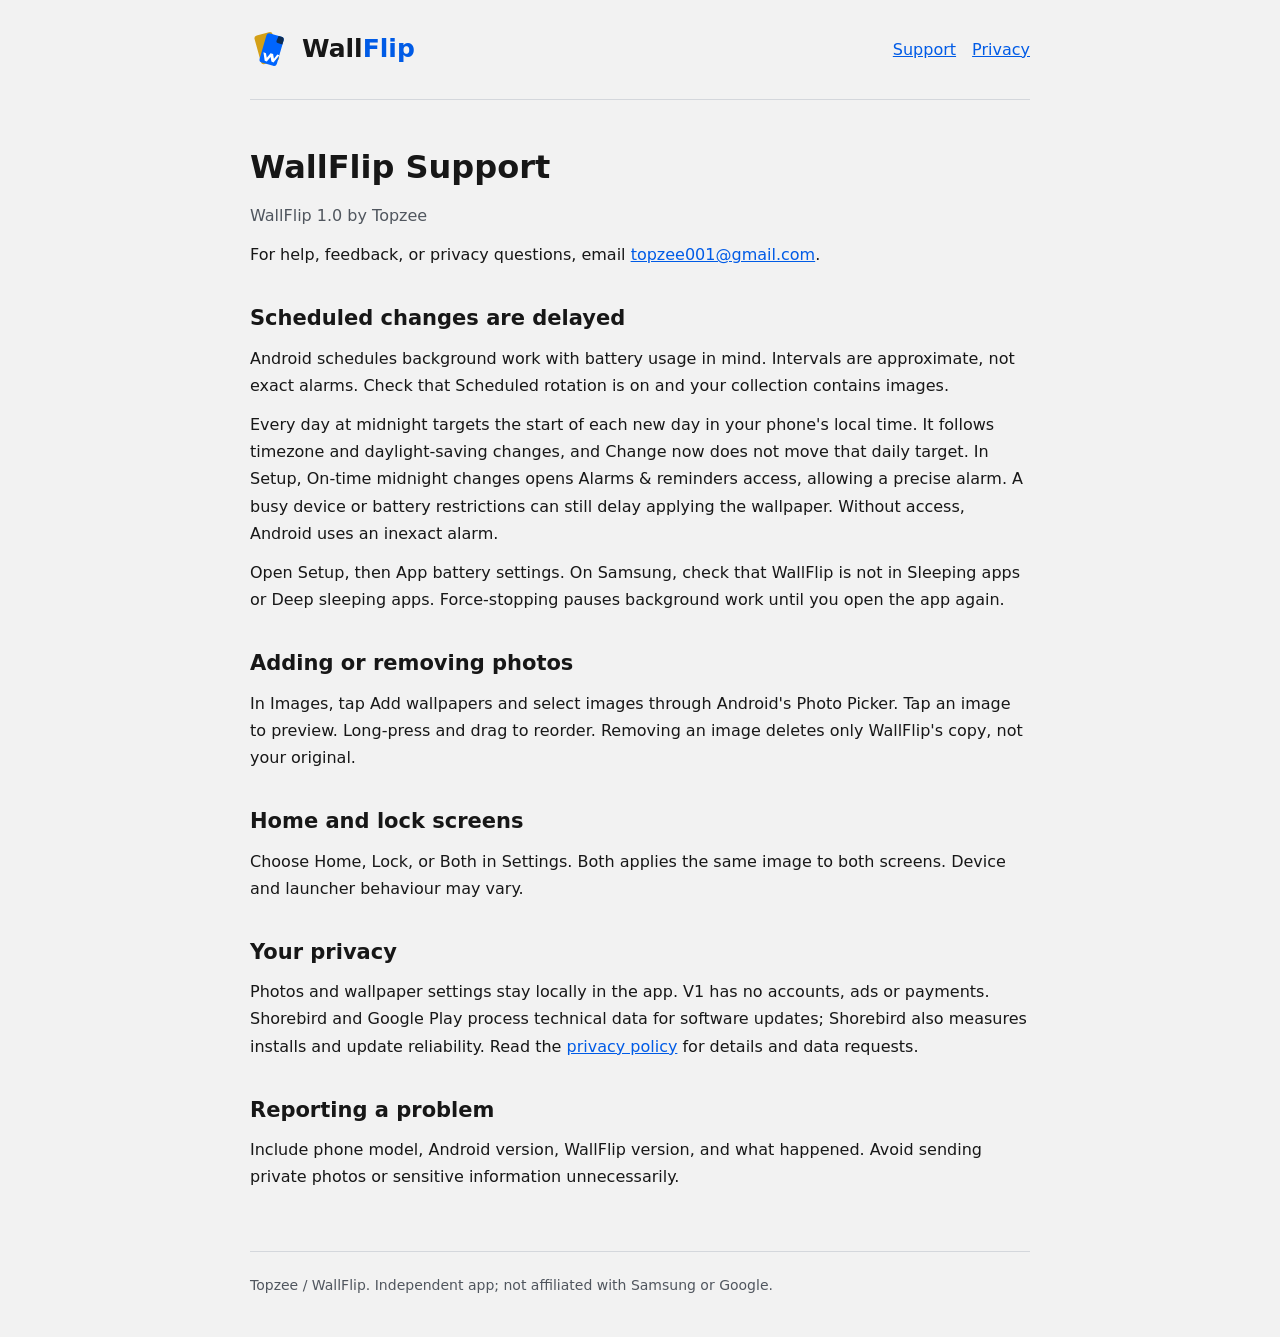
<file: index.html>
<!doctype html>
<html lang="en">
<head>
<meta charset="utf-8"><meta name="viewport" content="width=device-width, initial-scale=1">
<meta name="description" content="WallFlip support: rotate your own wallpapers on a schedule.">
<title>WallFlip Support</title><link rel="icon" href="assets/wallflip-mark.svg" type="image/svg+xml"><link rel="stylesheet" href="style.css">
</head>
<body>
<header><a class="brand" href="./"><img src="assets/wallflip-mark.svg" alt=""><div>Wall<span>Flip</span></div></a><nav><a href="./">Support</a><a href="privacy/">Privacy</a></nav></header>
<main>
<h1>WallFlip Support</h1><p class="meta">WallFlip 1.0 by Topzee</p>
<p>For help, feedback, or privacy questions, email <a href="mailto:topzee001@gmail.com?subject=WallFlip%20support">topzee001@gmail.com</a>.</p>
<h2>Scheduled changes are delayed</h2><p>Android schedules background work with battery usage in mind. Intervals are approximate, not exact alarms. Check that Scheduled rotation is on and your collection contains images.</p>
<p>Every day at midnight targets the start of each new day in your phone's local time. It follows timezone and daylight-saving changes, and Change now does not move that daily target. In Setup, On-time midnight changes opens Alarms &amp; reminders access, allowing a precise alarm. A busy device or battery restrictions can still delay applying the wallpaper. Without access, Android uses an inexact alarm.</p>
<p>Open Setup, then App battery settings. On Samsung, check that WallFlip is not in Sleeping apps or Deep sleeping apps. Force-stopping pauses background work until you open the app again.</p>
<h2>Adding or removing photos</h2><p>In Images, tap Add wallpapers and select images through Android's Photo Picker. Tap an image to preview. Long-press and drag to reorder. Removing an image deletes only WallFlip's copy, not your original.</p>
<h2>Home and lock screens</h2><p>Choose Home, Lock, or Both in Settings. Both applies the same image to both screens. Device and launcher behaviour may vary.</p>
<h2>Your privacy</h2><p>Photos and wallpaper settings stay locally in the app. V1 has no accounts, ads or payments. Shorebird and Google Play process technical data for software updates; Shorebird also measures installs and update reliability. Read the <a href="privacy/">privacy policy</a> for details and data requests.</p>
<h2>Reporting a problem</h2><p>Include phone model, Android version, WallFlip version, and what happened. Avoid sending private photos or sensitive information unnecessarily.</p>
</main><footer>Topzee / WallFlip. Independent app; not affiliated with Samsung or Google.</footer>
</body></html>
</file>
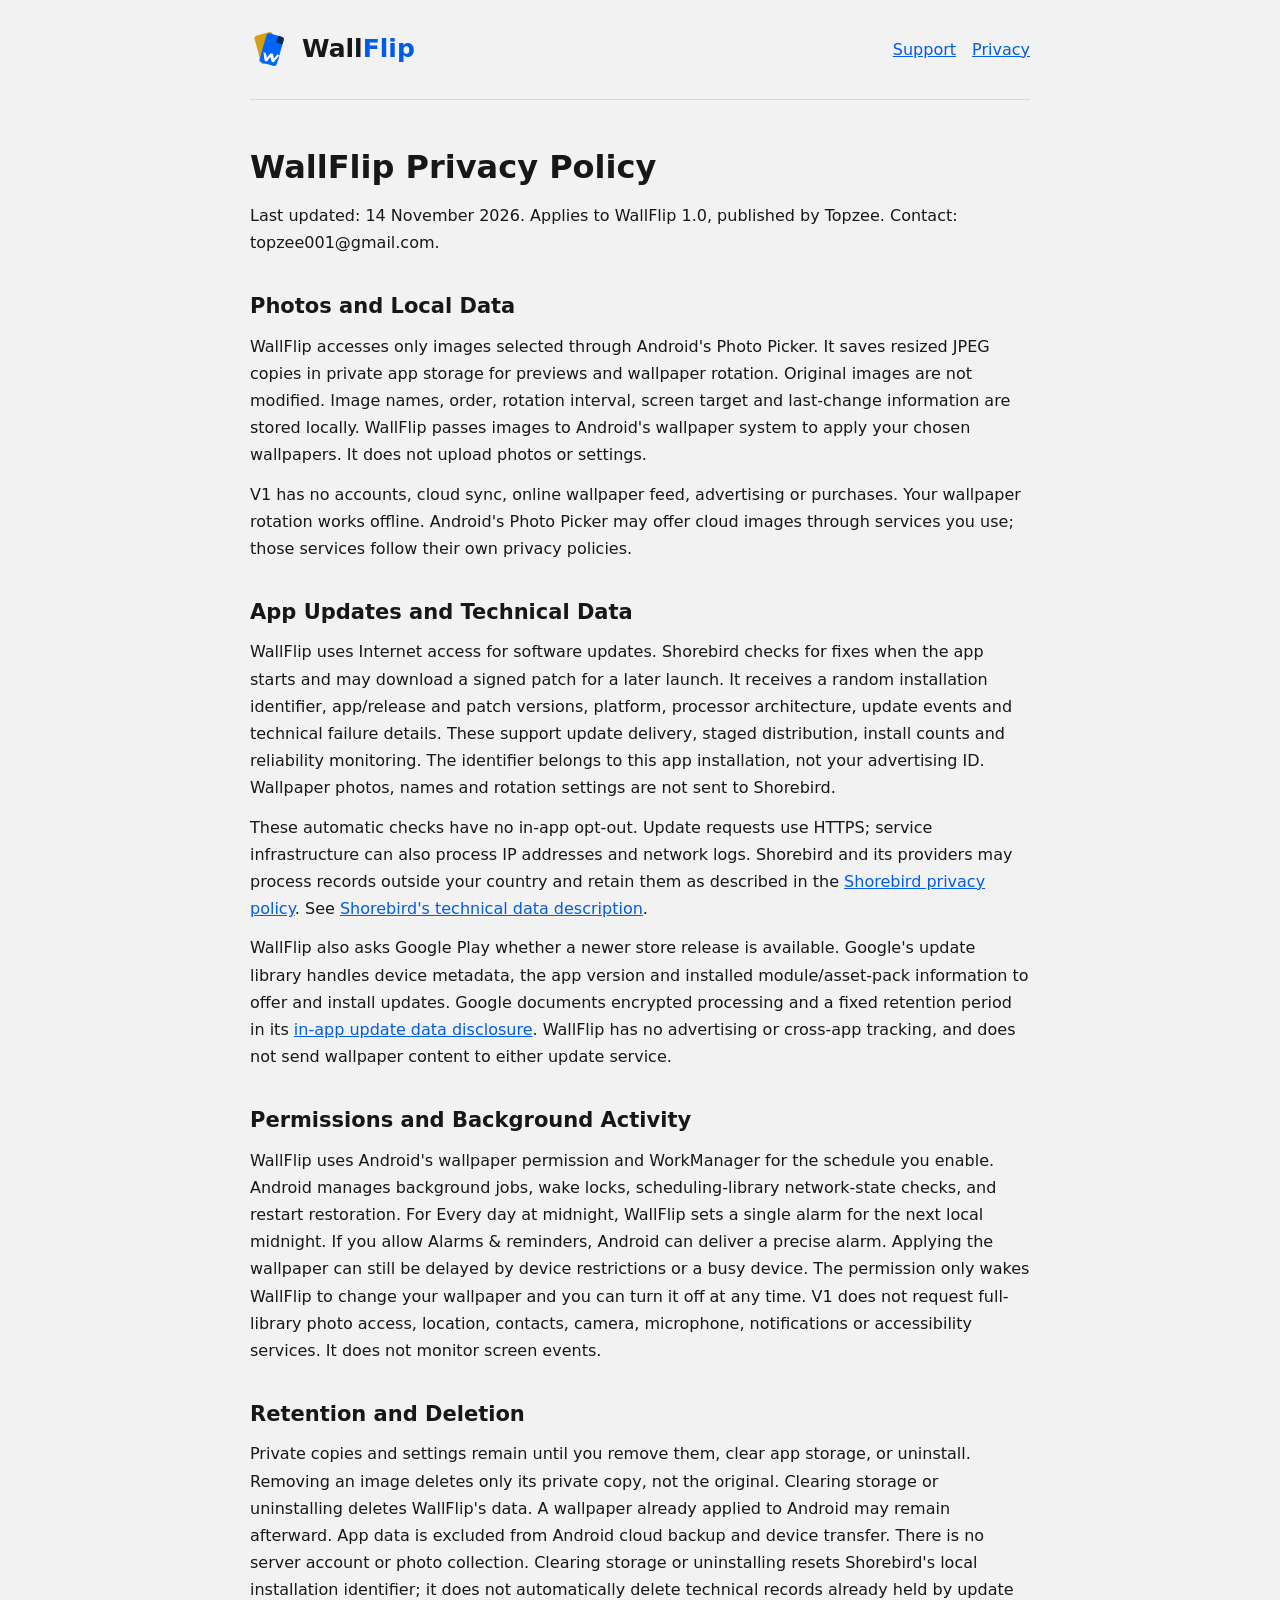
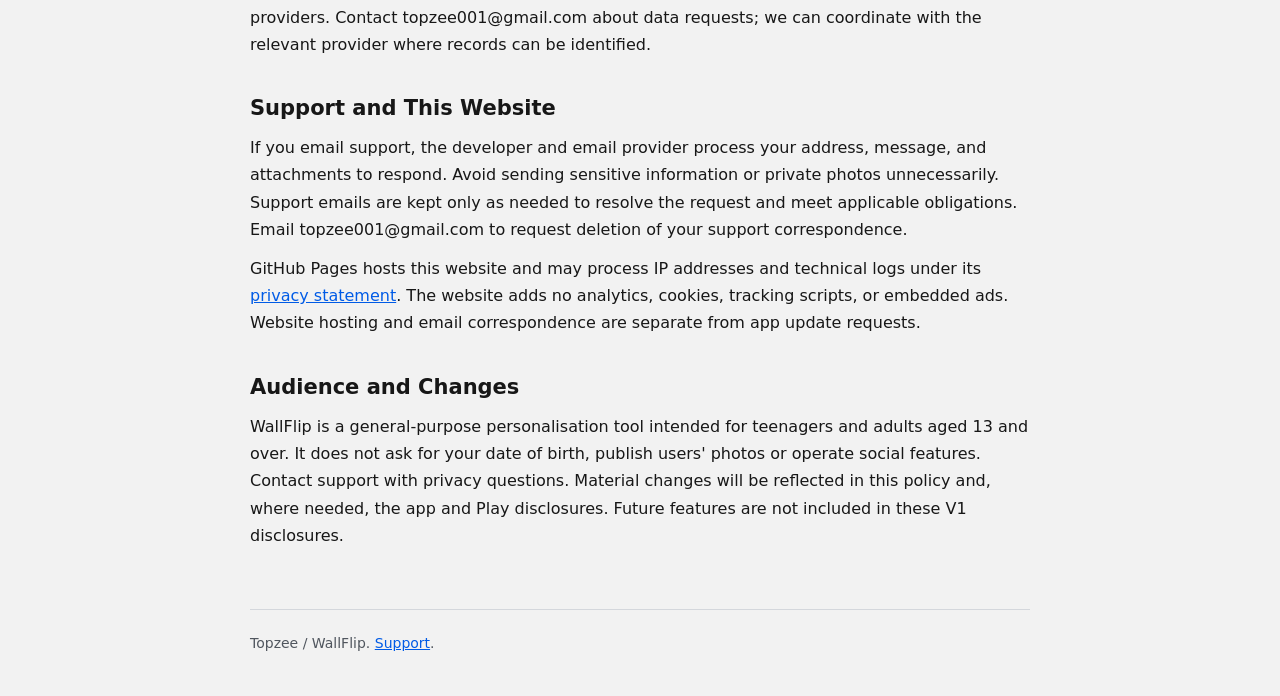
<file: privacy/index.html>
<!doctype html>
<html lang="en"><head><meta charset="utf-8"><meta name="viewport" content="width=device-width, initial-scale=1">
<meta name="description" content="WallFlip V1 privacy policy by Topzee."><title>WallFlip Privacy Policy</title>
<link rel="icon" href="../assets/wallflip-mark.svg" type="image/svg+xml"><link rel="stylesheet" href="../style.css"></head>
<body><header><a class="brand" href="../"><img src="../assets/wallflip-mark.svg" alt=""><div>Wall<span>Flip</span></div></a>
<nav><a href="../">Support</a><a href="./">Privacy</a></nav></header>
<main><h1>WallFlip Privacy Policy</h1>
<p>Last updated: 14 November 2026. Applies to WallFlip 1.0, published by Topzee. Contact: topzee001@gmail.com.</p>
<h2>Photos and Local Data</h2>
<p>WallFlip accesses only images selected through Android's Photo Picker. It saves resized JPEG copies in private app storage for previews and wallpaper rotation. Original images are not modified. Image names, order, rotation interval, screen target and last-change information are stored locally. WallFlip passes images to Android's wallpaper system to apply your chosen wallpapers. It does not upload photos or settings.</p>
<p>V1 has no accounts, cloud sync, online wallpaper feed, advertising or purchases. Your wallpaper rotation works offline. Android's Photo Picker may offer cloud images through services you use; those services follow their own privacy policies.</p>
<h2>App Updates and Technical Data</h2>
<p>WallFlip uses Internet access for software updates. Shorebird checks for fixes when the app starts and may download a signed patch for a later launch. It receives a random installation identifier, app/release and patch versions, platform, processor architecture, update events and technical failure details. These support update delivery, staged distribution, install counts and reliability monitoring. The identifier belongs to this app installation, not your advertising ID. Wallpaper photos, names and rotation settings are not sent to Shorebird.</p>
<p>These automatic checks have no in-app opt-out. Update requests use HTTPS; service infrastructure can also process IP addresses and network logs. Shorebird and its providers may process records outside your country and retain them as described in the <a href="https://shorebird.dev/privacy/">Shorebird privacy policy</a>. See <a href="https://docs.shorebird.dev/system/what-shorebird-collects/">Shorebird's technical data description</a>.</p>
<p>WallFlip also asks Google Play whether a newer store release is available. Google's update library handles device metadata, the app version and installed module/asset-pack information to offer and install updates. Google documents encrypted processing and a fixed retention period in its <a href="https://developer.android.com/guide/playcore/in-app-updates#data-safety">in-app update data disclosure</a>. WallFlip has no advertising or cross-app tracking, and does not send wallpaper content to either update service.</p>
<h2>Permissions and Background Activity</h2>
<p>WallFlip uses Android's wallpaper permission and WorkManager for the schedule you enable. Android manages background jobs, wake locks, scheduling-library network-state checks, and restart restoration. For Every day at midnight, WallFlip sets a single alarm for the next local midnight. If you allow Alarms &amp; reminders, Android can deliver a precise alarm. Applying the wallpaper can still be delayed by device restrictions or a busy device. The permission only wakes WallFlip to change your wallpaper and you can turn it off at any time. V1 does not request full-library photo access, location, contacts, camera, microphone, notifications or accessibility services. It does not monitor screen events.</p>
<h2>Retention and Deletion</h2>
<p>Private copies and settings remain until you remove them, clear app storage, or uninstall. Removing an image deletes only its private copy, not the original. Clearing storage or uninstalling deletes WallFlip's data. A wallpaper already applied to Android may remain afterward. App data is excluded from Android cloud backup and device transfer. There is no server account or photo collection. Clearing storage or uninstalling resets Shorebird's local installation identifier; it does not automatically delete technical records already held by update providers. Contact topzee001@gmail.com about data requests; we can coordinate with the relevant provider where records can be identified.</p>
<h2>Support and This Website</h2>
<p>If you email support, the developer and email provider process your address, message, and attachments to respond. Avoid sending sensitive information or private photos unnecessarily. Support emails are kept only as needed to resolve the request and meet applicable obligations. Email topzee001@gmail.com to request deletion of your support correspondence.</p>
<p>GitHub Pages hosts this website and may process IP addresses and technical logs under its <a href="https://docs.github.com/en/site-policy/privacy-policies/github-general-privacy-statement">privacy statement</a>. The website adds no analytics, cookies, tracking scripts, or embedded ads. Website hosting and email correspondence are separate from app update requests.</p>
<h2>Audience and Changes</h2>
<p>WallFlip is a general-purpose personalisation tool intended for teenagers and adults aged 13 and over. It does not ask for your date of birth, publish users' photos or operate social features. Contact support with privacy questions. Material changes will be reflected in this policy and, where needed, the app and Play disclosures. Future features are not included in these V1 disclosures.</p></main><footer>Topzee / WallFlip. <a href="../">Support</a>.</footer></body></html>
</file>
<file: style.css>
:root { color-scheme: light dark; --bg: #f2f2f2; --text: #171717; --muted: #50565e; --accent: #005be6; --line: #d4d7dc; }
* { box-sizing: border-box; }
body { margin: 0; background: var(--bg); color: var(--text); font: 16px/1.7 system-ui, sans-serif; letter-spacing: 0; }
header, main, footer { width: min(100% - 40px, 780px); margin: auto; }
header { display: flex; align-items: center; justify-content: space-between; gap: 20px; padding: 28px 0; border-bottom: 1px solid var(--line); }
.brand { display: flex; align-items: center; gap: 10px; text-decoration: none; color: var(--text); font-size: 25px; font-weight: 750; }
.brand img { width: 42px; height: 42px; }
.brand span { color: var(--accent); }
nav { display: flex; flex-wrap: wrap; gap: 16px; }
a { color: var(--accent); overflow-wrap: anywhere; }
a:focus-visible { outline: 3px solid #d4a017; outline-offset: 4px; }
main { padding: 32px 0 48px; }
h1 { font-size: 32px; line-height: 1.2; margin: 16px 0; }
h2 { font-size: 21px; line-height: 1.35; margin: 36px 0 10px; }
p { margin: 12px 0; }
.meta { color: var(--muted); }
footer { border-top: 1px solid var(--line); color: var(--muted); padding: 22px 0 40px; font-size: 14px; }
@media (prefers-color-scheme: dark) { :root { --bg: #111111; --text: #f4f4f4; --muted: #b9bfc8; --accent: #408aff; --line: #353a42; } }
@media (max-width: 440px) { header { align-items: flex-start; flex-direction: column; gap: 12px; } h1 { font-size: 28px; } }
</file>
